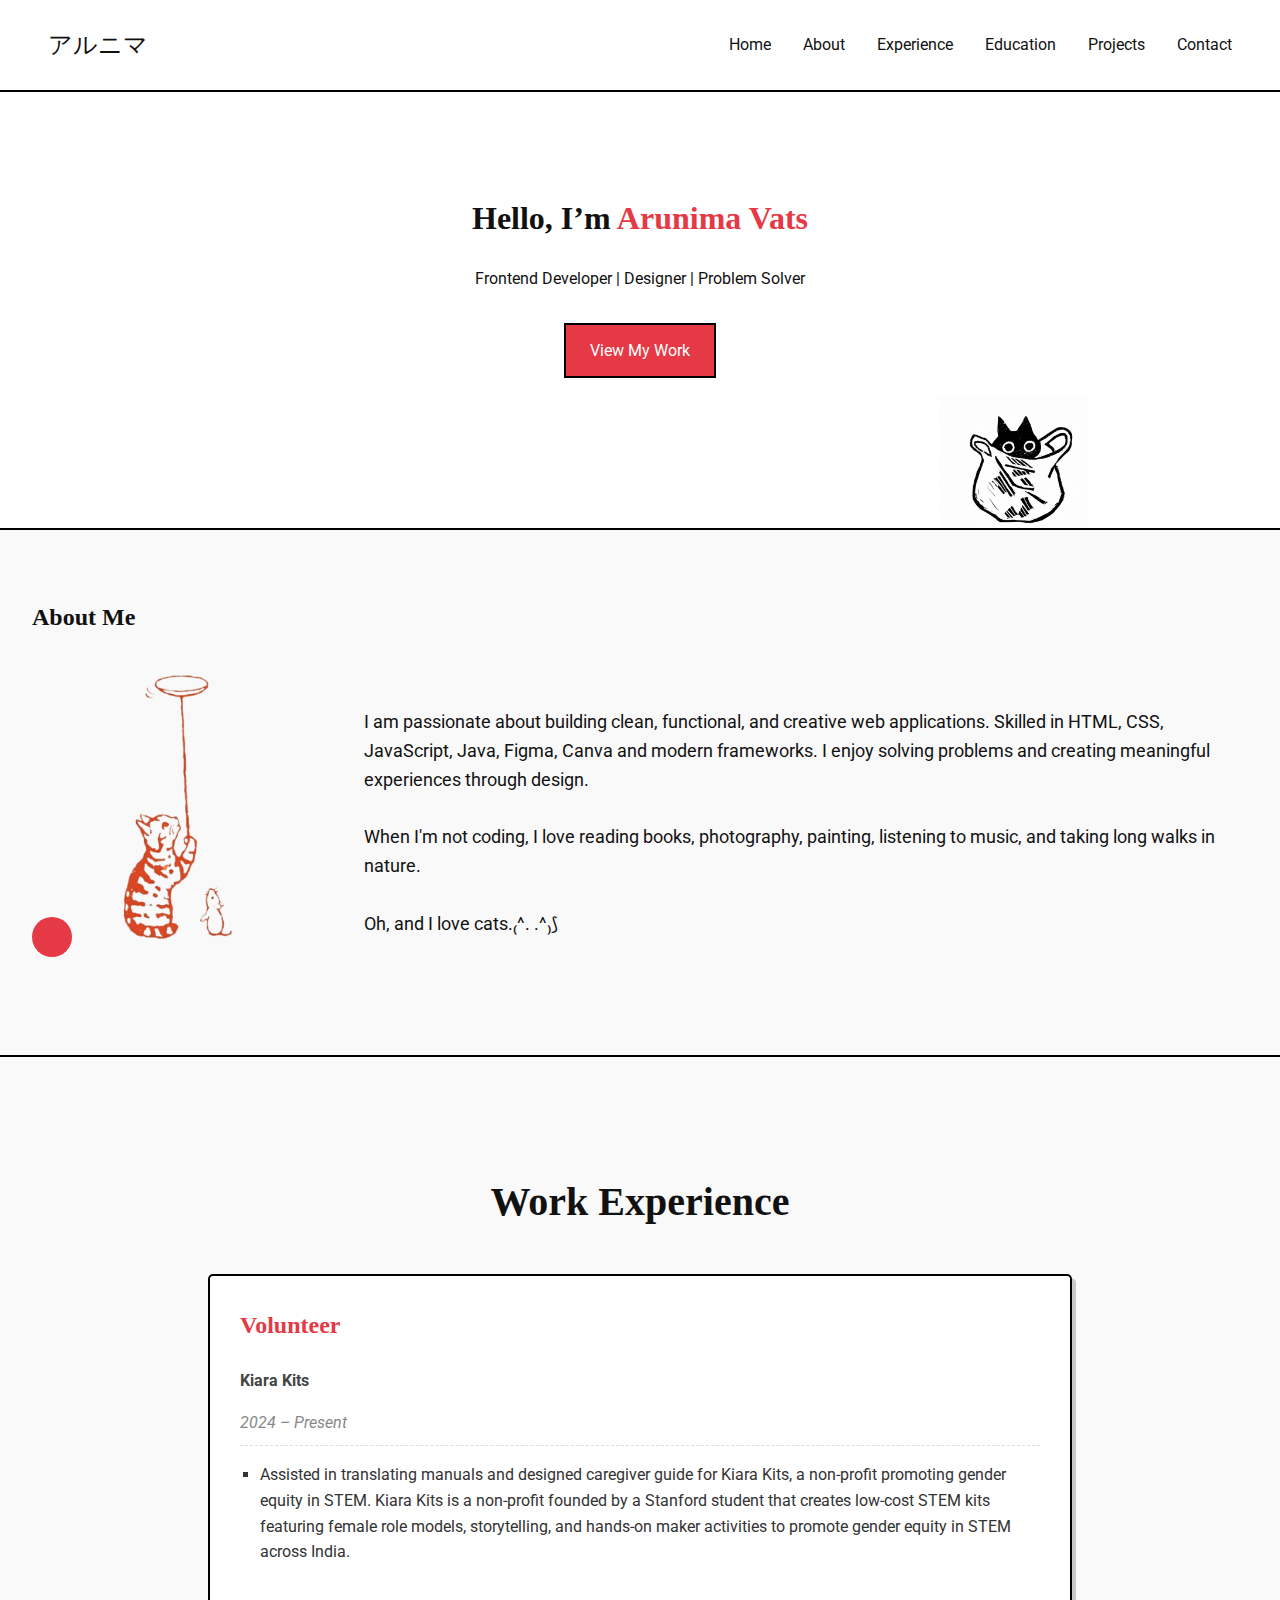
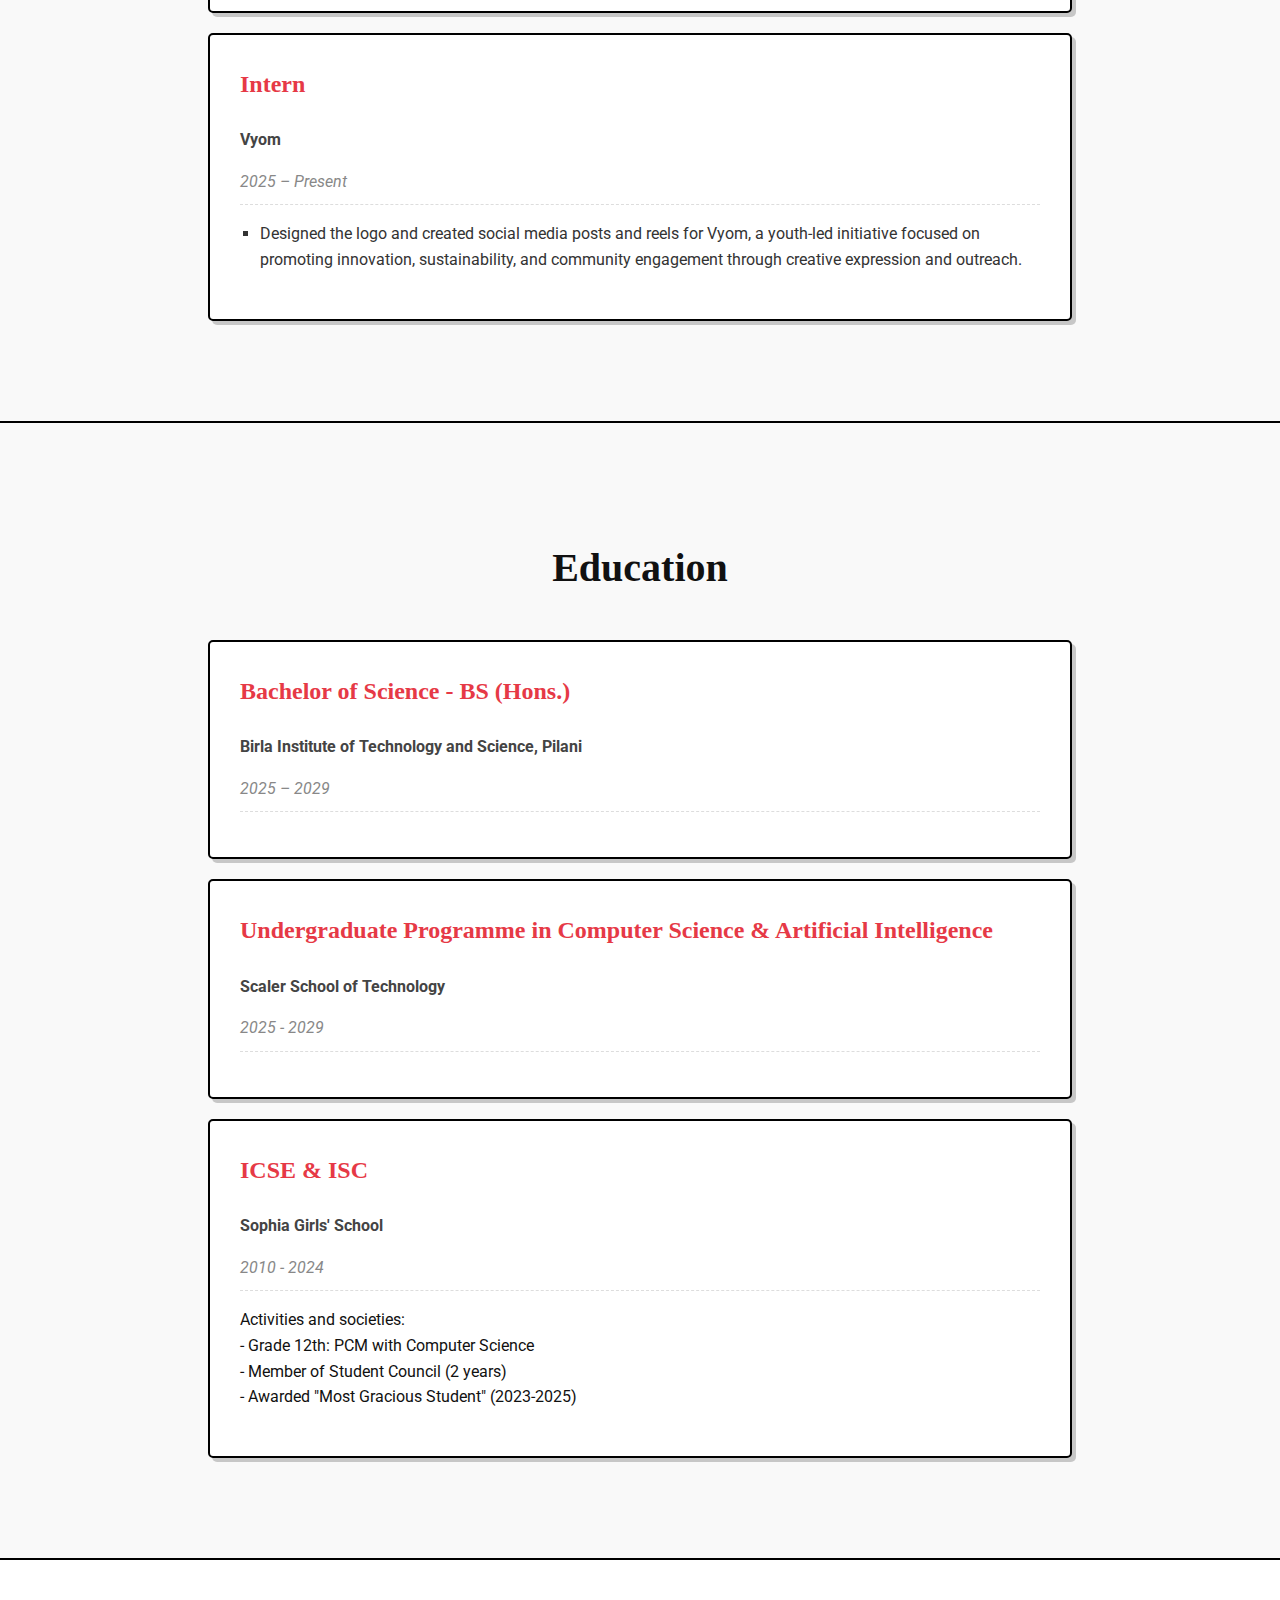
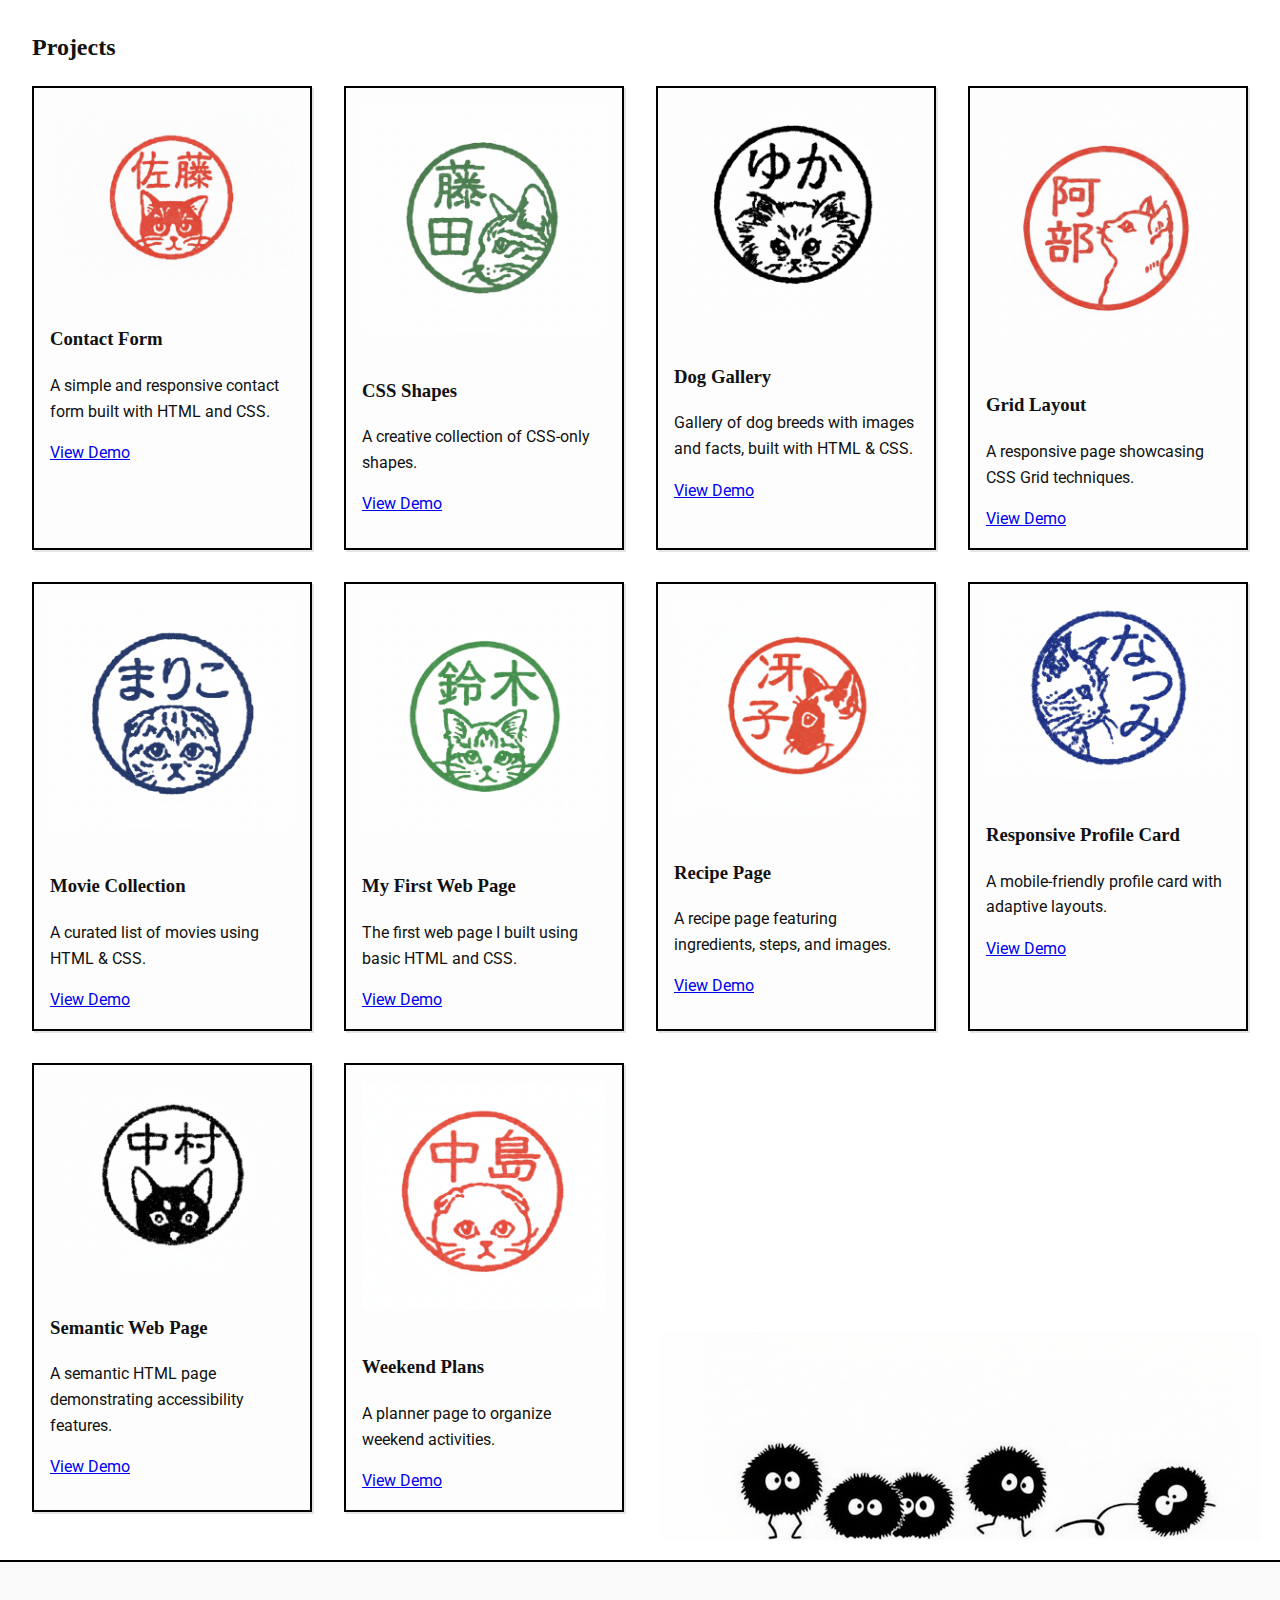
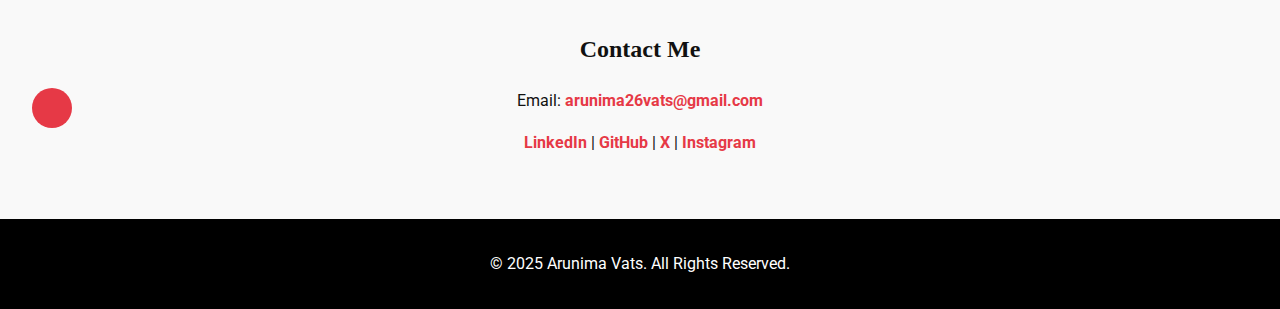
<file: index.html>
<!DOCTYPE html>
<html lang="en">

<head>
  <meta charset="UTF-8">
  <meta name="viewport" content="width=device-width, initial-scale=1.0">
  <title>My Portfolio</title>

  <!-- External CSS file -->
  <link rel="stylesheet" href="style.css">

  <!-- Google Fonts -->
  <link href="https://fonts.googleapis.com/css2?family=Permanent+Marker&family=Roboto:wght@400;700&display=swap"
    rel="stylesheet">

  <!-- Favicon -->
  <link rel="icon" href="16.png" type="image/png">
</head>

<body>
  <!-- ================= HEADER ================= -->
  <header>
    <!-- Logo (in Japanese Katakana: Arunima) -->
    <div class="logo">アルニマ</div>
    <!-- Navigation Menu -->
    <nav>
      <ul>
        <li><a href="#home">Home</a></li>
        <li><a href="#about">About</a></li>
        <li><a href="#experience">Experience</a></li>
        <li><a href="#education">Education</a></li>
        <li><a href="#projects">Projects</a></li>
        <li><a href="#contact">Contact</a></li>
      </ul>
    </nav>
  </header>

  <!-- ================= HERO SECTION ================= -->
  <section id="home" class="hero">
    <div class="circle"></div> <!-- Decorative circle -->
    <h1>Hello, I’m <span class="highlight">Arunima Vats</span></h1>
    <p>Frontend Developer | Designer | Problem Solver</p>
    <a href="#projects" class="btn">View My Work</a>
    <img src="11.png" alt="cat in bag"> <!-- Fun cat image -->
  </section>

  <!-- ================= ABOUT SECTION ================= -->
  <section id="about" class="about">
    <h2>About Me</h2>
    <div class="about-content">
      <!-- Profile image -->
      <img src="13.png" alt="cat with mouse" class="profile-img">
      <p>
        I am passionate about building clean, functional, and creative web applications.
        Skilled in HTML, CSS, JavaScript, Java, Figma, Canva and modern frameworks.
        I enjoy solving problems and creating meaningful experiences through design.
        <br><br>
        When I'm not coding, I love reading books, photography, painting, listening to music, and taking long walks in
        nature.
        <br><br>
        Oh, and I love cats.₍^. .^₎⟆
      </p>
      <div class="circle small"></div> <!-- Decorative element -->
    </div>
  </section>

  <!-- ================= EXPERIENCE SECTION ================= -->
  <section id="experience" class="experience">
    <h2>Work Experience</h2>

    <!-- Experience 1 -->
    <div class="experience-item">
      <h3>Volunteer</h3>
      <p class="company">Kiara Kits</p>
      <p class="dates">2024 – Present</p>
      <ul>
        <li>Assisted in translating manuals and designed caregiver guide for Kiara Kits, a non-profit promoting gender
          equity in STEM.
          Kiara Kits is a non-profit founded by a Stanford student that creates low-cost STEM kits featuring female role
          models, storytelling, and hands-on maker activities to promote gender equity in STEM across India.</li>
      </ul>
    </div>

    <!-- Experience 2 -->
    <div class="experience-item">
      <h3>Intern</h3>
      <p class="company">Vyom</p>
      <p class="dates">2025 – Present</p>
      <ul>
        <li>Designed the logo and created social media posts and reels for Vyom, a youth-led initiative focused on
          promoting innovation, sustainability, and community engagement through creative expression and outreach.</li>
      </ul>
    </div>

    <div class="circle small"></div>
  </section>

  <!-- ================= EDUCATION SECTION ================= -->
  <section id="education" class="education">
    <h2>Education</h2>

    <!-- Degree 1 -->
    <div class="education-item">
      <h3>Bachelor of Science - BS (Hons.)</h3>
      <p class="school">Birla Institute of Technology and Science, Pilani</p>
      <p class="dates">2025 – 2029</p>
    </div>

    <!-- Degree 2 -->
    <div class="education-item">
      <h3>Undergraduate Programme in Computer Science & Artificial Intelligence</h3>
      <p class="school">Scaler School of Technology</p>
      <p class="dates">2025 - 2029</p>
    </div>

    <!-- School -->
    <div class="education-item">
      <h3>ICSE & ISC</h3>
      <p class="school">Sophia Girls' School</p>
      <p class="dates">2010 - 2024</p>
      <p>
        Activities and societies:
        <br> - Grade 12th: PCM with Computer Science
        <br> - Member of Student Council (2 years)
        <br> - Awarded "Most Gracious Student" (2023-2025)
      </p>
    </div>
  </section>

  <!-- ================= PROJECTS SECTION ================= -->
  <section id="projects" class="projects">
    <h2>Projects</h2>
    <div class="project-grid">

      <!-- Project 1 -->
      <div class="project-card">
        <div class="circle"></div>
        <img src="1.png" alt="Project 1">
        <h3>Contact Form</h3>
        <p>A simple and responsive contact form built with HTML and CSS.</p>
        <a href="https://arunima26vats.github.io/ContactForm.github.io/">View Demo</a>
      </div>

      <!-- Project 2 -->
      <div class="project-card">
        <div class="circle"></div>
        <img src="2.png" alt="Project 2">
        <h3>CSS Shapes</h3>
        <p>A creative collection of CSS-only shapes.</p>
        <a href="https://arunima26vats.github.io/CSSshapes.github.io/">View Demo</a>
      </div>

      <!-- Project 3 -->
      <div class="project-card">
        <div class="circle"></div>
        <img src="3.png" alt="Project 3">
        <h3>Dog Gallery</h3>
        <p>Gallery of dog breeds with images and facts, built with HTML & CSS.</p>
        <a href="https://arunima26vats.github.io/DogGallery.github.io/">View Demo</a>
      </div>

      <!-- Project 4 -->
      <div class="project-card">
        <div class="circle"></div>
        <img src="4.png" alt="Project 4">
        <h3>Grid Layout</h3>
        <p>A responsive page showcasing CSS Grid techniques.</p>
        <a href="https://arunima26vats.github.io/GridLayout.github.io/">View Demo</a>
      </div>

      <!-- Project 5 -->
      <div class="project-card">
        <div class="circle"></div>
        <img src="5.png" alt="Project 5">
        <h3>Movie Collection</h3>
        <p>A curated list of movies using HTML & CSS.</p>
        <a href="https://arunima26vats.github.io/MovieCollection.github.io/">View Demo</a>
      </div>

      <!-- Project 6 -->
      <div class="project-card">
        <div class="circle"></div>
        <img src="6.png" alt="Project 6">
        <h3>My First Web Page</h3>
        <p>The first web page I built using basic HTML and CSS.</p>
        <a href="https://arunima26vats.github.io/MyFirstWebpage.github.io/">View Demo</a>
      </div>

      <!-- Project 7 -->
      <div class="project-card">
        <div class="circle"></div>
        <img src="7.png" alt="Project 7">
        <h3>Recipe Page</h3>
        <p>A recipe page featuring ingredients, steps, and images.</p>
        <a href="https://arunima26vats.github.io/ReceipePage.github.io/">View Demo</a>
      </div>

      <!-- Project 8 -->
      <div class="project-card">
        <div class="circle"></div>
        <img src="8.png" alt="Project 8">
        <h3>Responsive Profile Card</h3>
        <p>A mobile-friendly profile card with adaptive layouts.</p>
        <a href="https://arunima26vats.github.io/ResponsiveProfileCard-github.io/">View Demo</a>
      </div>

      <!-- Project 9 -->
      <div class="project-card">
        <div class="circle"></div>
        <img src="9.png" alt="Project 9">
        <h3>Semantic Web Page</h3>
        <p>A semantic HTML page demonstrating accessibility features.</p>
        <a href="https://arunima26vats.github.io/SemanticWebPage.github.io/">View Demo</a>
      </div>

      <!-- Project 10 -->
      <div class="project-card">
        <div class="circle"></div>
        <img src="10.png" alt="Project 10">
        <h3>Weekend Plans</h3>
        <p>A planner page to organize weekend activities.</p>
        <a href="https://arunima26vats.github.io/WeekendPlans.github.io/">View Demo</a>
      </div>
    </div>
    <!-- Dust Bunnies!! -->
    <img src="15.png" alt="dust bunnies" class="decor">
  </section>

  <!-- ================= CONTACT SECTION ================= -->
  <section id="contact" class="contact">
    <h2>Contact Me</h2>
    <div class="circle small"></div>
    <p>Email: <a href="mailto:arunima26vats@gmail.com">arunima26vats@gmail.com</a></p>
    <p>
      <!-- Social Links -->
      <a href="https://www.linkedin.com/in/arunima-vats-5a8016329/">LinkedIn</a> |
      <a href="https://github.com/arunima26vats">GitHub</a> |
      <a href="https://x.com/VatsArunima">X</a> |
      <a href="https://www.instagram.com/arunimaxvats/">Instagram</a>
    </p>
  </section>

  <!-- ================= FOOTER ================= -->
  <footer>
    <p>© 2025 Arunima Vats. All Rights Reserved.</p>
  </footer>
</body>

</html>
</file>
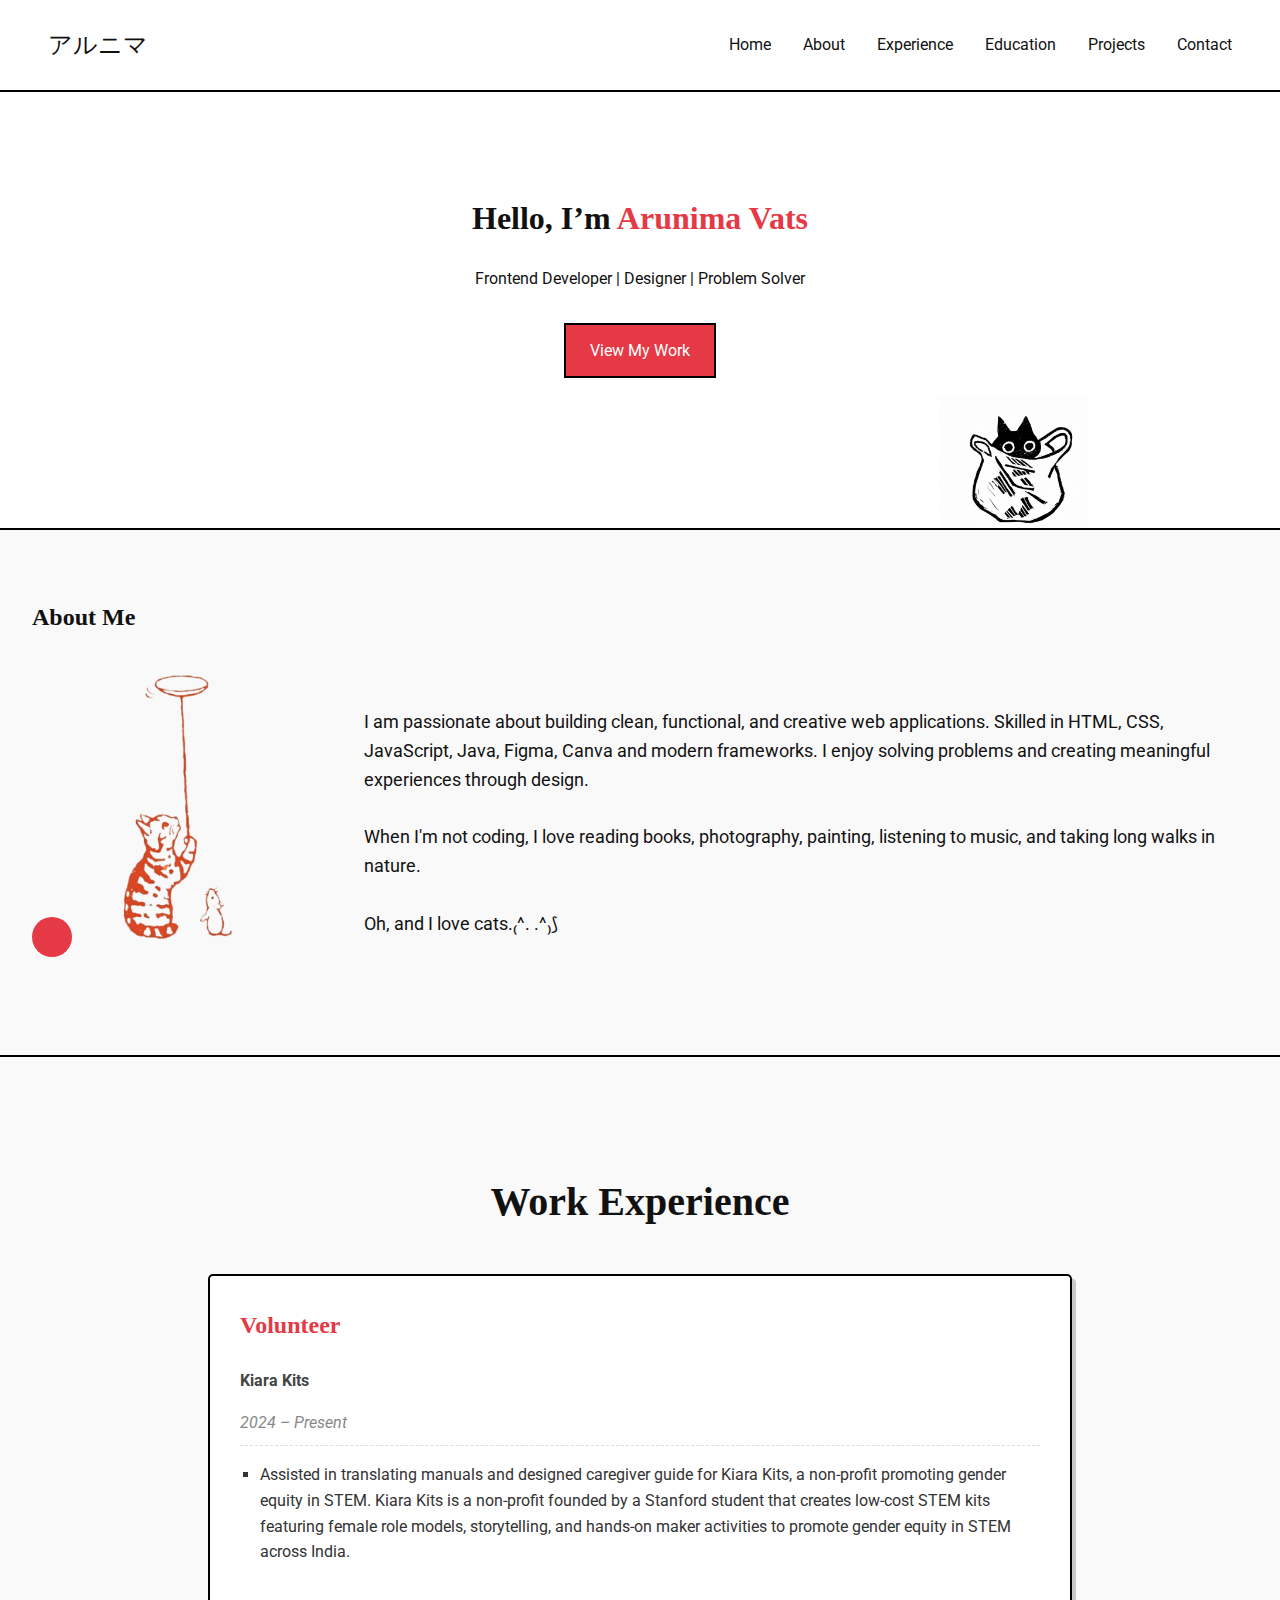
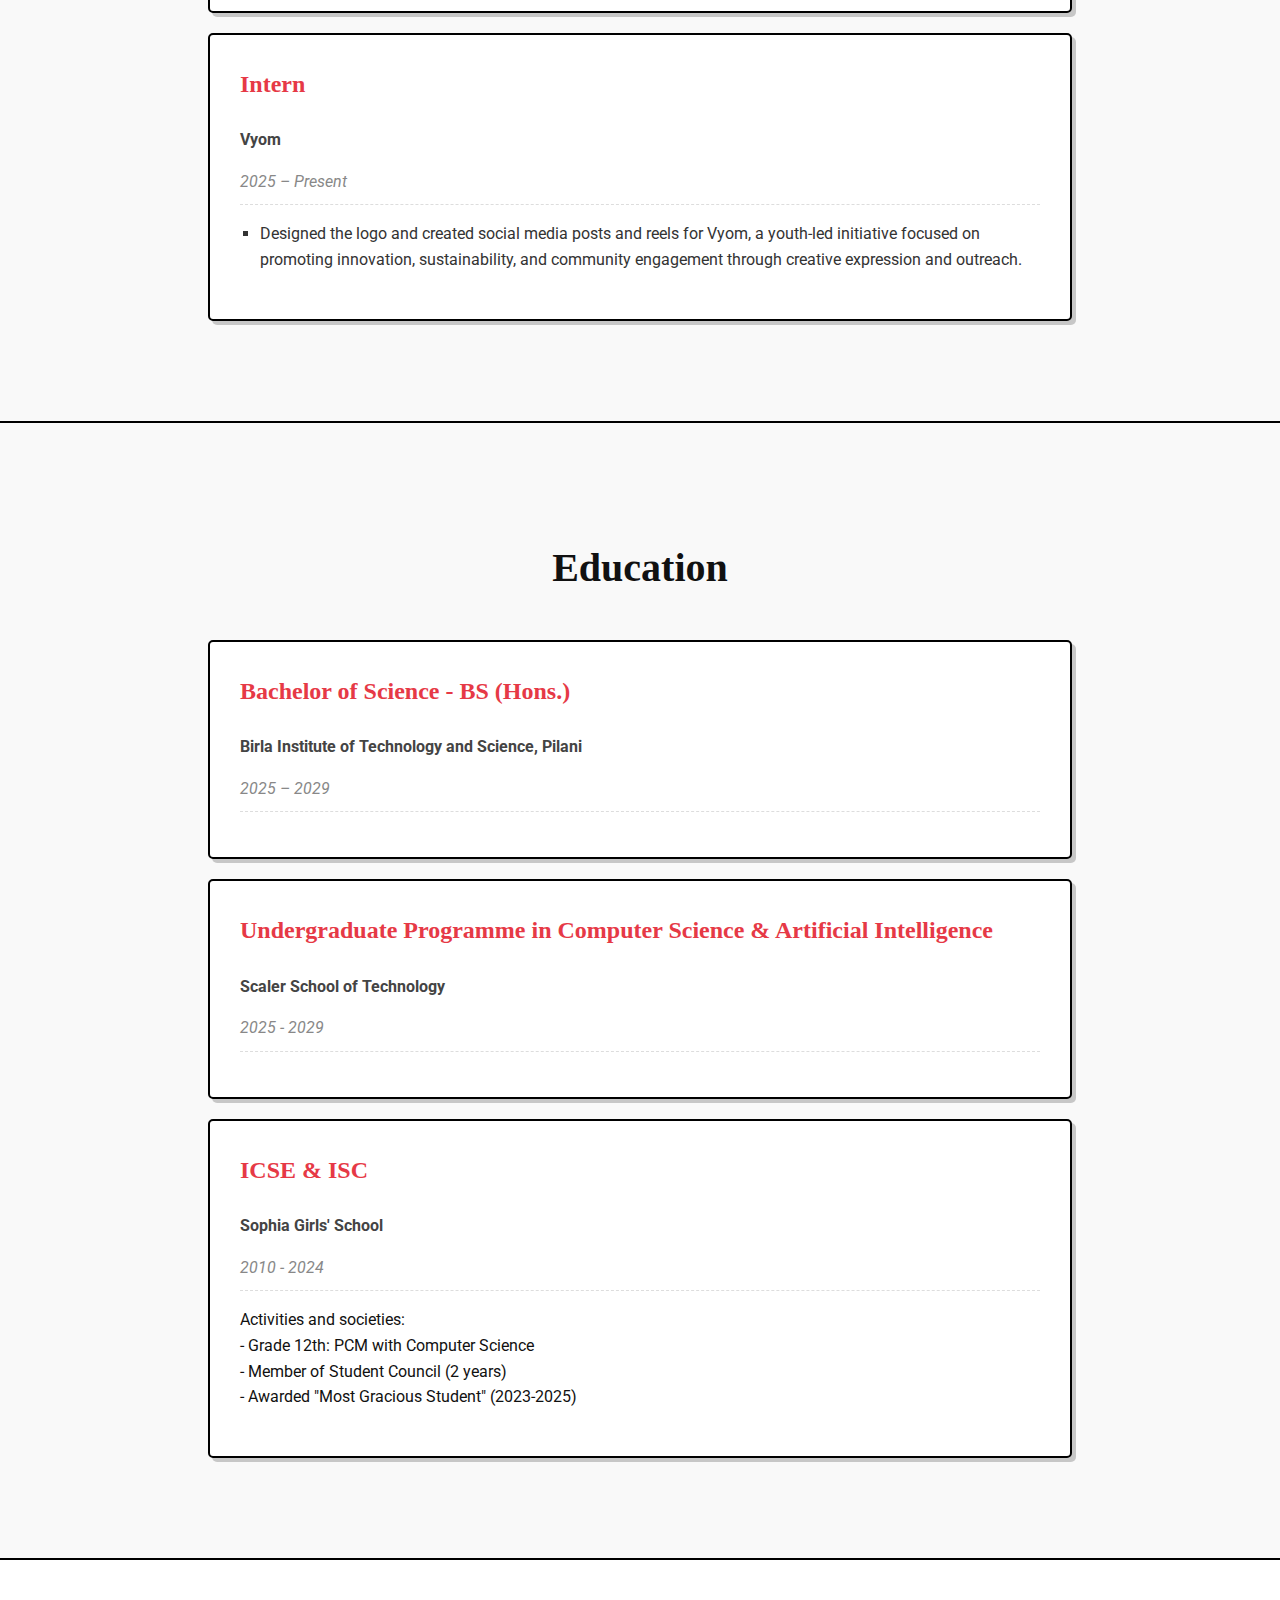
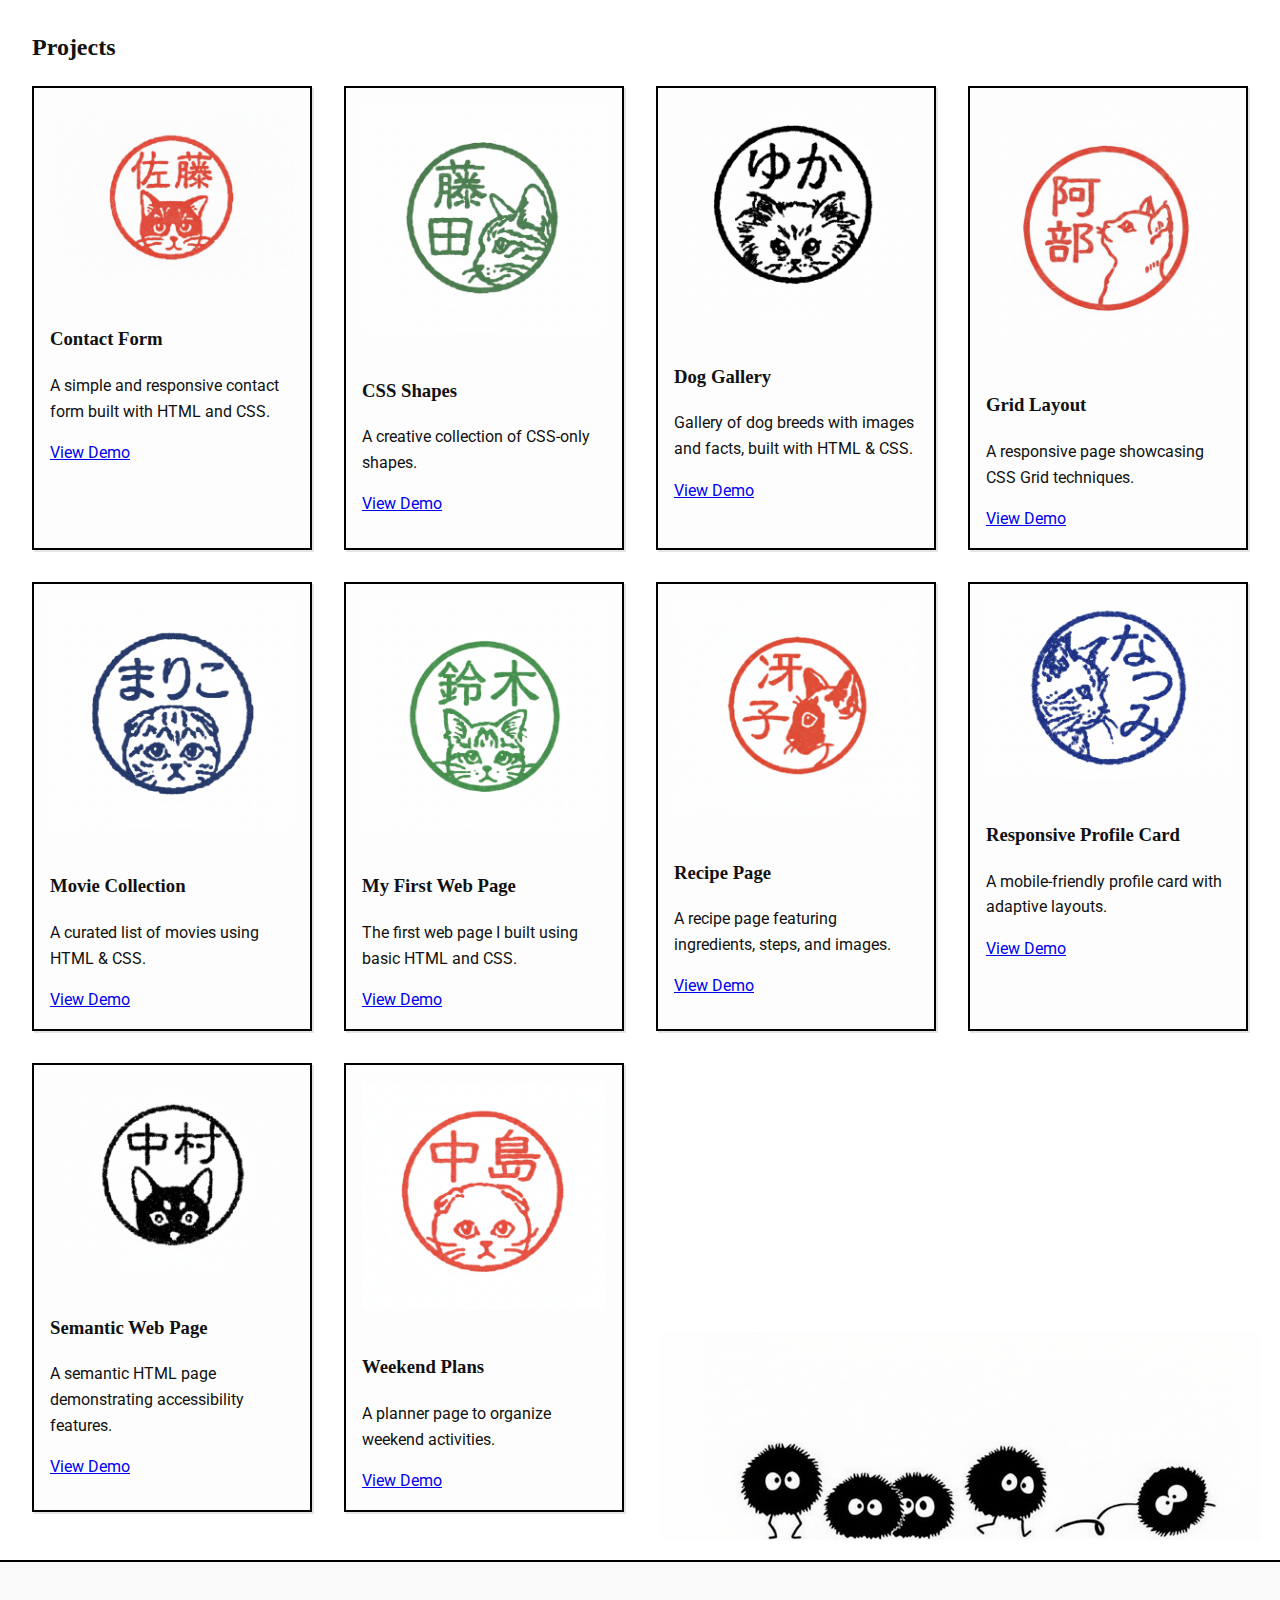
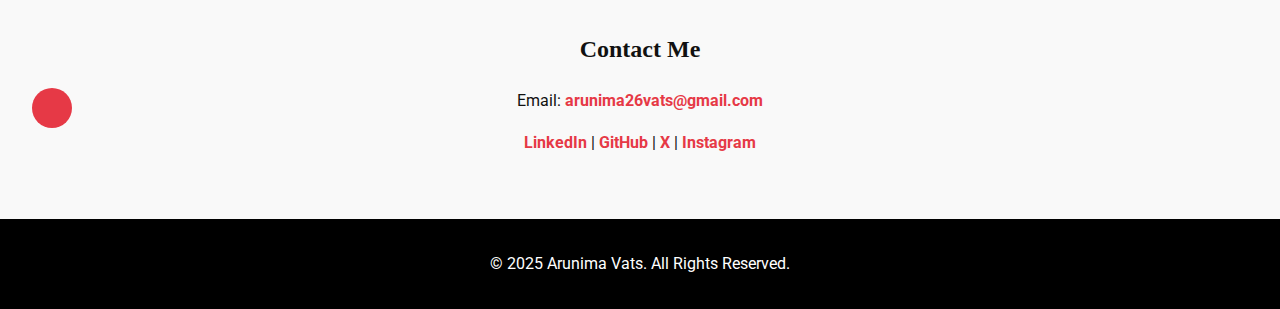
<file: portfolio.html>
<!DOCTYPE html>
<html lang="en">

<head>
  <meta charset="UTF-8">
  <meta name="viewport" content="width=device-width, initial-scale=1.0">
  <title>My Portfolio</title>

  <!-- External CSS file -->
  <link rel="stylesheet" href="style.css">

  <!-- Google Fonts -->
  <link href="https://fonts.googleapis.com/css2?family=Permanent+Marker&family=Roboto:wght@400;700&display=swap"
    rel="stylesheet">

  <!-- Favicon -->
  <link rel="icon" href="16.png" type="image/png">
</head>

<body>
  <!-- ================= HEADER ================= -->
  <header>
    <!-- Logo (in Japanese Katakana: Arunima) -->
    <div class="logo">アルニマ</div>
    <!-- Navigation Menu -->
    <nav>
      <ul>
        <li><a href="#home">Home</a></li>
        <li><a href="#about">About</a></li>
        <li><a href="#experience">Experience</a></li>
        <li><a href="#education">Education</a></li>
        <li><a href="#projects">Projects</a></li>
        <li><a href="#contact">Contact</a></li>
      </ul>
    </nav>
  </header>

  <!-- ================= HERO SECTION ================= -->
  <section id="home" class="hero">
    <div class="circle"></div> <!-- Decorative circle -->
    <h1>Hello, I’m <span class="highlight">Arunima Vats</span></h1>
    <p>Frontend Developer | Designer | Problem Solver</p>
    <a href="#projects" class="btn">View My Work</a>
    <img src="11.png" alt="cat in bag"> <!-- Fun cat image -->
  </section>

  <!-- ================= ABOUT SECTION ================= -->
  <section id="about" class="about">
    <h2>About Me</h2>
    <div class="about-content">
      <!-- Profile image -->
      <img src="13.png" alt="cat with mouse" class="profile-img">
      <p>
        I am passionate about building clean, functional, and creative web applications.
        Skilled in HTML, CSS, JavaScript, Java, Figma, Canva and modern frameworks.
        I enjoy solving problems and creating meaningful experiences through design.
        <br><br>
        When I'm not coding, I love reading books, photography, painting, listening to music, and taking long walks in
        nature.
        <br><br>
        Oh, and I love cats.₍^. .^₎⟆
      </p>
      <div class="circle small"></div> <!-- Decorative element -->
    </div>
  </section>

  <!-- ================= EXPERIENCE SECTION ================= -->
  <section id="experience" class="experience">
    <h2>Work Experience</h2>

    <!-- Experience 1 -->
    <div class="experience-item">
      <h3>Volunteer</h3>
      <p class="company">Kiara Kits</p>
      <p class="dates">2024 – Present</p>
      <ul>
        <li>Assisted in translating manuals and designed caregiver guide for Kiara Kits, a non-profit promoting gender
          equity in STEM.
          Kiara Kits is a non-profit founded by a Stanford student that creates low-cost STEM kits featuring female role
          models, storytelling, and hands-on maker activities to promote gender equity in STEM across India.</li>
      </ul>
    </div>

    <!-- Experience 2 -->
    <div class="experience-item">
      <h3>Intern</h3>
      <p class="company">Vyom</p>
      <p class="dates">2025 – Present</p>
      <ul>
        <li>Designed the logo and created social media posts and reels for Vyom, a youth-led initiative focused on
          promoting innovation, sustainability, and community engagement through creative expression and outreach.</li>
      </ul>
    </div>

    <div class="circle small"></div>
  </section>

  <!-- ================= EDUCATION SECTION ================= -->
  <section id="education" class="education">
    <h2>Education</h2>

    <!-- Degree 1 -->
    <div class="education-item">
      <h3>Bachelor of Science - BS (Hons.)</h3>
      <p class="school">Birla Institute of Technology and Science, Pilani</p>
      <p class="dates">2025 – 2029</p>
    </div>

    <!-- Degree 2 -->
    <div class="education-item">
      <h3>Undergraduate Programme in Computer Science & Artificial Intelligence</h3>
      <p class="school">Scaler School of Technology</p>
      <p class="dates">2025 - 2029</p>
    </div>

    <!-- School -->
    <div class="education-item">
      <h3>ICSE & ISC</h3>
      <p class="school">Sophia Girls' School</p>
      <p class="dates">2010 - 2024</p>
      <p>
        Activities and societies:
        <br> - Grade 12th: PCM with Computer Science
        <br> - Member of Student Council (2 years)
        <br> - Awarded "Most Gracious Student" (2023-2025)
      </p>
    </div>
  </section>

  <!-- ================= PROJECTS SECTION ================= -->
  <section id="projects" class="projects">
    <h2>Projects</h2>
    <div class="project-grid">

      <!-- Project 1 -->
      <div class="project-card">
        <div class="circle"></div>
        <img src="1.png" alt="Project 1">
        <h3>Contact Form</h3>
        <p>A simple and responsive contact form built with HTML and CSS.</p>
        <a href="https://arunima26vats.github.io/ContactForm.github.io/">View Demo</a>
      </div>

      <!-- Project 2 -->
      <div class="project-card">
        <div class="circle"></div>
        <img src="2.png" alt="Project 2">
        <h3>CSS Shapes</h3>
        <p>A creative collection of CSS-only shapes.</p>
        <a href="https://arunima26vats.github.io/CSSshapes.github.io/">View Demo</a>
      </div>

      <!-- Project 3 -->
      <div class="project-card">
        <div class="circle"></div>
        <img src="3.png" alt="Project 3">
        <h3>Dog Gallery</h3>
        <p>Gallery of dog breeds with images and facts, built with HTML & CSS.</p>
        <a href="https://arunima26vats.github.io/DogGallery.github.io/">View Demo</a>
      </div>

      <!-- Project 4 -->
      <div class="project-card">
        <div class="circle"></div>
        <img src="4.png" alt="Project 4">
        <h3>Grid Layout</h3>
        <p>A responsive page showcasing CSS Grid techniques.</p>
        <a href="https://arunima26vats.github.io/GridLayout.github.io/">View Demo</a>
      </div>

      <!-- Project 5 -->
      <div class="project-card">
        <div class="circle"></div>
        <img src="5.png" alt="Project 5">
        <h3>Movie Collection</h3>
        <p>A curated list of movies using HTML & CSS.</p>
        <a href="https://arunima26vats.github.io/MovieCollection.github.io/">View Demo</a>
      </div>

      <!-- Project 6 -->
      <div class="project-card">
        <div class="circle"></div>
        <img src="6.png" alt="Project 6">
        <h3>My First Web Page</h3>
        <p>The first web page I built using basic HTML and CSS.</p>
        <a href="https://arunima26vats.github.io/MyFirstWebpage.github.io/">View Demo</a>
      </div>

      <!-- Project 7 -->
      <div class="project-card">
        <div class="circle"></div>
        <img src="7.png" alt="Project 7">
        <h3>Recipe Page</h3>
        <p>A recipe page featuring ingredients, steps, and images.</p>
        <a href="https://arunima26vats.github.io/ReceipePage.github.io/">View Demo</a>
      </div>

      <!-- Project 8 -->
      <div class="project-card">
        <div class="circle"></div>
        <img src="8.png" alt="Project 8">
        <h3>Responsive Profile Card</h3>
        <p>A mobile-friendly profile card with adaptive layouts.</p>
        <a href="https://arunima26vats.github.io/ResponsiveProfileCard-github.io/">View Demo</a>
      </div>

      <!-- Project 9 -->
      <div class="project-card">
        <div class="circle"></div>
        <img src="9.png" alt="Project 9">
        <h3>Semantic Web Page</h3>
        <p>A semantic HTML page demonstrating accessibility features.</p>
        <a href="https://arunima26vats.github.io/SemanticWebPage.github.io/">View Demo</a>
      </div>

      <!-- Project 10 -->
      <div class="project-card">
        <div class="circle"></div>
        <img src="10.png" alt="Project 10">
        <h3>Weekend Plans</h3>
        <p>A planner page to organize weekend activities.</p>
        <a href="https://arunima26vats.github.io/WeekendPlans.github.io/">View Demo</a>
      </div>
    </div>
    <!-- Dust Bunnies!! -->
    <img src="15.png" alt="dust bunnies" class="decor">
  </section>

  <!-- ================= CONTACT SECTION ================= -->
  <section id="contact" class="contact">
    <h2>Contact Me</h2>
    <div class="circle small"></div>
    <p>Email: <a href="mailto:arunima26vats@gmail.com">arunima26vats@gmail.com</a></p>
    <p>
      <!-- Social Links -->
      <a href="https://www.linkedin.com/in/arunima-vats-5a8016329/">LinkedIn</a> |
      <a href="https://github.com/arunima26vats">GitHub</a> |
      <a href="https://x.com/VatsArunima">X</a> |
      <a href="https://www.instagram.com/arunimaxvats/">Instagram</a>
    </p>
  </section>

  <!-- ================= FOOTER ================= -->
  <footer>
    <p>© 2025 Arunima Vats. All Rights Reserved.</p>
  </footer>
</body>

</html>
</file>
<file: style.css>
/* =======================
   GLOBAL STYLES
   ======================= */
body {
  margin: 0;
  font-family: 'Roboto', sans-serif;
  background: #f9f9f9; /* Light background */
  color: #111;          /* Dark text */
  line-height: 1.6;
}

h1,
h2,
h3 {
  font-family: 'Permanent Marker', cursive; /* Funky headings font */
}

.highlight {
  color: #e63946; /* Accent red for highlighting */
}

/* =======================
   DECORATIVE CIRCLES
   ======================= */
.circle {
  width: 80px;
  height: 80px;
  background: #e63946;
  border-radius: 50%;
  position: absolute;
  z-index: -1; /* Behind content */
}

.circle.small {
  width: 40px;
  height: 40px;
}

/* =======================
   HEADER & NAVIGATION
   ======================= */
header {
  display: flex;
  justify-content: space-between;
  align-items: center;
  padding: 1rem 3rem;
  background: #fff;
  border-bottom: 2px solid #000;
}

header .logo {
  font-family: 'Permanent Marker', cursive;
  font-size: 1.5rem;
}

header nav ul {
  list-style: none;
  display: flex;
  gap: 2rem; /* Space between menu items */
}

header nav ul li a {
  text-decoration: none;
  color: #111;
}

header nav ul li a:hover {
  border-bottom: 2px solid #e63946; /* Red underline on hover */
}

/* =======================
   HERO SECTION
   ======================= */
.hero {
  position: relative;
  text-align: center;
  padding: 5rem 2rem 150px;
  background: #fff;
  border-bottom: 2px solid #000;
}

.hero img {
  position: absolute;
  bottom: 0;
  right: 15%;
  width: 150px;
  z-index: 1;
}

.hero-img {
  width: 120px;
  margin-top: 2rem;
}

.btn {
  display: inline-block;
  margin-top: 1rem;
  padding: 0.8rem 1.5rem;
  border: 2px solid #000;
  background: #e63946;
  color: #fff;
  text-decoration: none;
  transition: 0.3s;
}

.btn:hover {
  background: #000; /* Invert hover */
  color: #fff;
}

/* =======================
   ABOUT SECTION
   ======================= */
.about {
  padding: 3rem 2rem;
  border-bottom: 2px solid #000;
  position: relative;
}

.about-content {
  display: flex;
  align-items: flex-end;
  gap: 2rem;
  padding-bottom: 50px;
  font-size: large;
}

.profile-img {
  width: 350px;
  height: 300px;
  object-fit: cover; /* Prevents distortion */
}

/* =======================
   EXPERIENCE & EDUCATION
   ======================= */
.experience,
.education {
  padding: 80px 5%;
  background: #f9f9f9;
  text-align: center;
  position: relative;
  border-bottom: 2px solid #000;
  overflow: hidden;
}

.experience h2,
.education h2 {
  font-size: 2.5rem;
  color: #111;
  margin-bottom: 40px;
}

.experience-item,
.education-item {
  background: #ffffff;
  border: 2px solid #000;
  border-radius: 5px;
  padding: 30px;
  margin: 20px auto;
  max-width: 800px;
  text-align: left;
  box-shadow: 4px 4px 0px rgba(0, 0, 0, 0.2);
  transition: transform 0.2s ease, box-shadow 0.2s ease;
}

.experience-item:hover,
.education-item:hover {
  transform: translate(2px, 2px); /* Subtle move */
  box-shadow: 2px 2px 0px rgba(0, 0, 0, 0.2);
}

.experience-item h3,
.education-item h3 {
  color: #e63946;
  margin-top: 0;
  font-size: 1.5rem;
}

.experience-item .company,
.education-item .school {
  font-weight: 700;
  color: #444;
  margin: 5px 0;
}

.experience-item .dates,
.education-item .dates {
  font-style: italic;
  color: #888;
  margin-bottom: 15px;
  display: block;
  border-bottom: 1px dashed #ddd;
  padding-bottom: 10px;
}

.experience-item ul {
  list-style-type: square;
  margin-left: 20px;
  padding-left: 0;
  line-height: 1.6;
}

.experience-item li {
  margin-bottom: 8px;
  color: #333;
}

.experience .circle.small {
  position: absolute;
  top: 15%;
  left: 5%;
  background-color: #e63946;
}

/* =======================
   PROJECTS SECTION
   ======================= */
.projects {
  padding: 3rem 2rem;
  background: #fff;
  border-bottom: 2px solid #000;
  position: relative;
}

.project-grid {
  display: grid;
  grid-template-columns: repeat(auto-fit, minmax(250px, 1fr)); /* Responsive grid */
  gap: 2rem;
}

.project-card {
  border: 2px solid #000;
  padding: 1rem;
  background: #fdfdfd;
  position: relative;
  overflow: hidden;
  box-shadow: 2px 2px 0px rgba(0, 0, 0, 0.1);
  transition: transform 0.3s ease, box-shadow 0.3s ease;
}

.project-card img {
  width: 100%;
  margin-bottom: 1rem;
  object-fit: cover;
}

.project-card:hover {
  transform: scale(1.03);
  box-shadow: 4px 4px 0px rgba(0, 0, 0, 0.2);
}

.decor {
  width: 120px;
  position: absolute;
  bottom: 20px;
  right: 20px;
  opacity: 0.8;
}

/* =======================
   CONTACT SECTION
   ======================= */
.contact {
  padding: 3rem 2rem;
  text-align: center;
  position: relative;
}

.contact a {
  color: #e63946;
  text-decoration: none;
  font-weight: bold;
}

.contact a:hover {
  text-decoration: underline;
}

/* =======================
   FOOTER
   ======================= */
footer {
  background: #000;
  color: #fff;
  text-align: center;
  padding: 1rem;
}

/* =======================
   RESPONSIVE DESIGN
   ======================= */
@media (max-width: 768px) {
  header {
    padding: 1rem;
  }

  header nav ul {
    gap: 1rem;
  }

  .hero h1 {
    font-size: 2rem;
  }

  .hero img {
    right: 5%;
    width: 100px;
  }

  .about-content {
    flex-direction: column; /* Stack vertically */
    align-items: center;
    text-align: center;
  }

  .profile-img {
    width: 100%;
    max-width: 250px;
    height: auto;
  }

  .project-grid {
    grid-template-columns: 1fr; /* Single column on small screens */
  }
}

/* =======================
   EXTRA DECORATION FIXES
   ======================= */
#contact .decor {
  display: none; /* Hide decoration in contact section */
}

.decor {
  position: absolute;
  width: 600px; /* Larger decorative image */
  height: auto;
  opacity: 1;
  z-index: 1;
}
.decor:hover {
  transform: rotate(10deg); /* Slight rotation on hover */
  transition: transform 0.3s ease;
 
}
</file>
